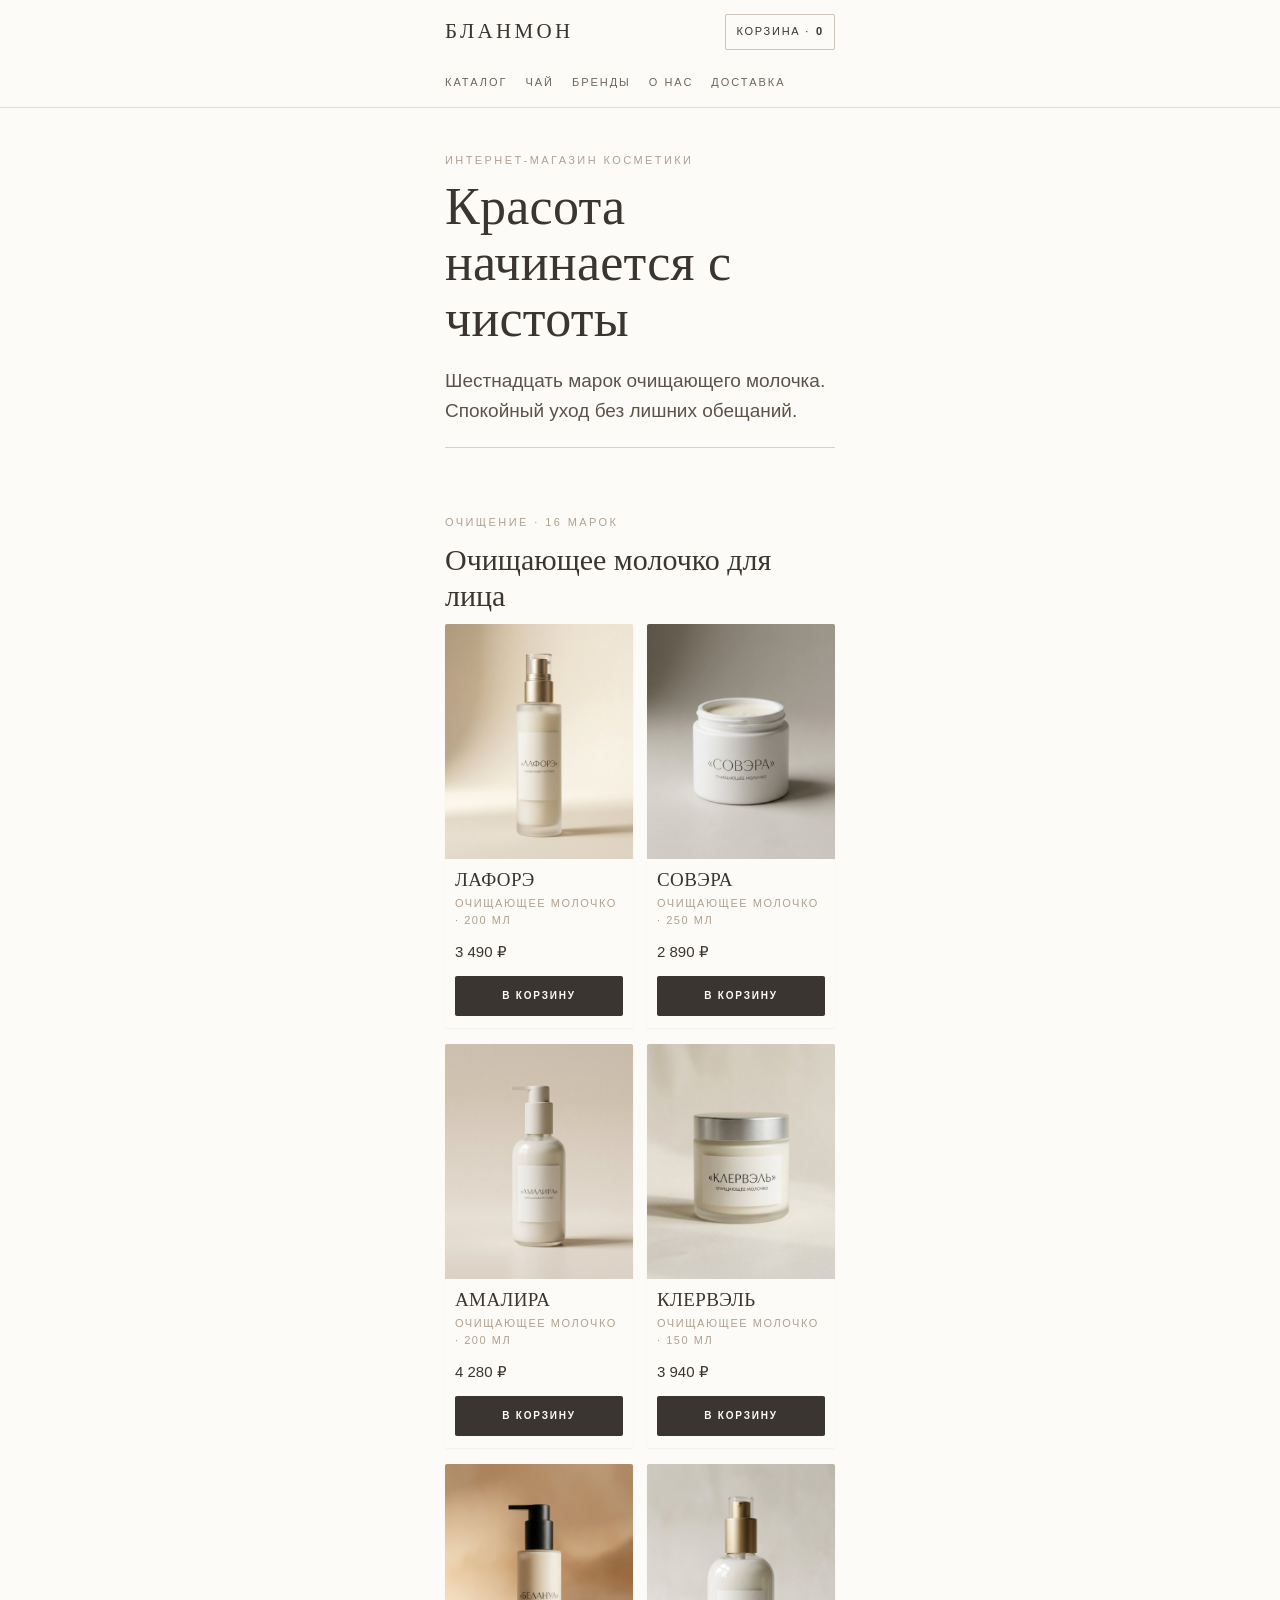
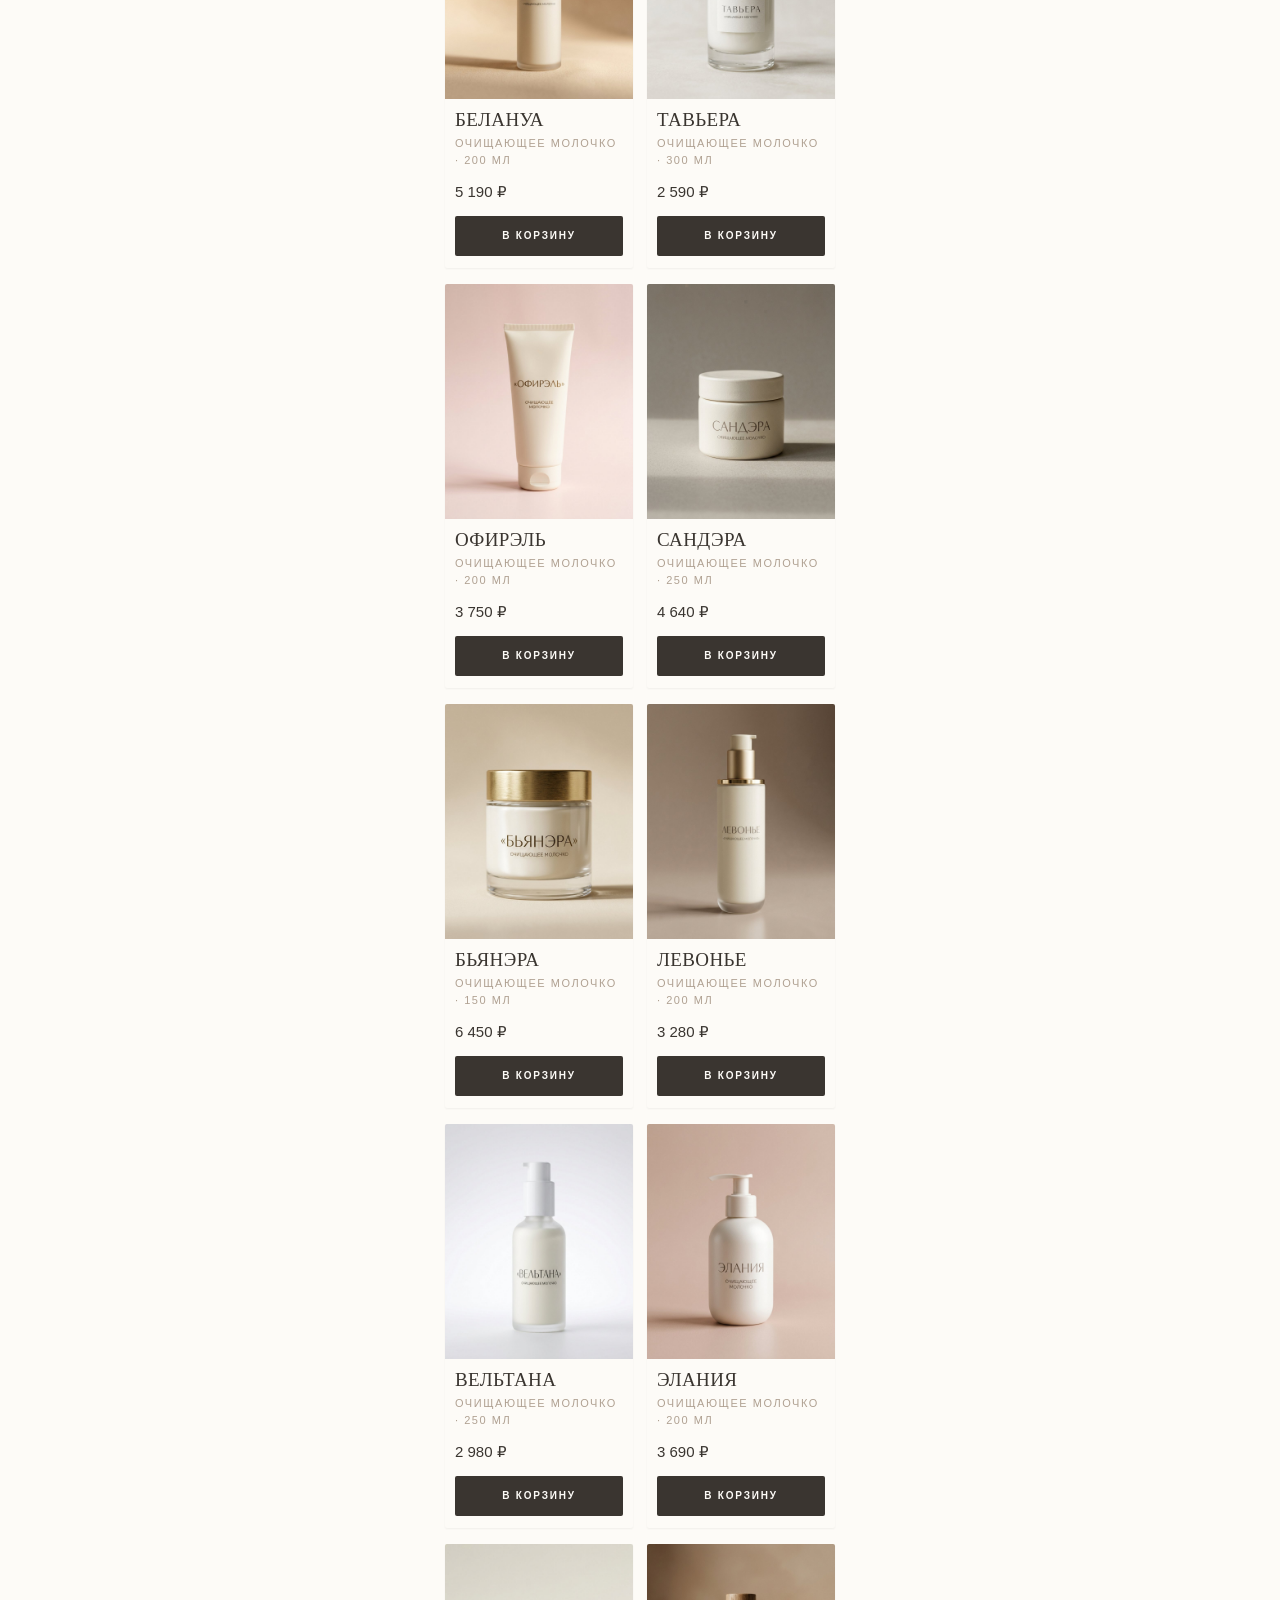
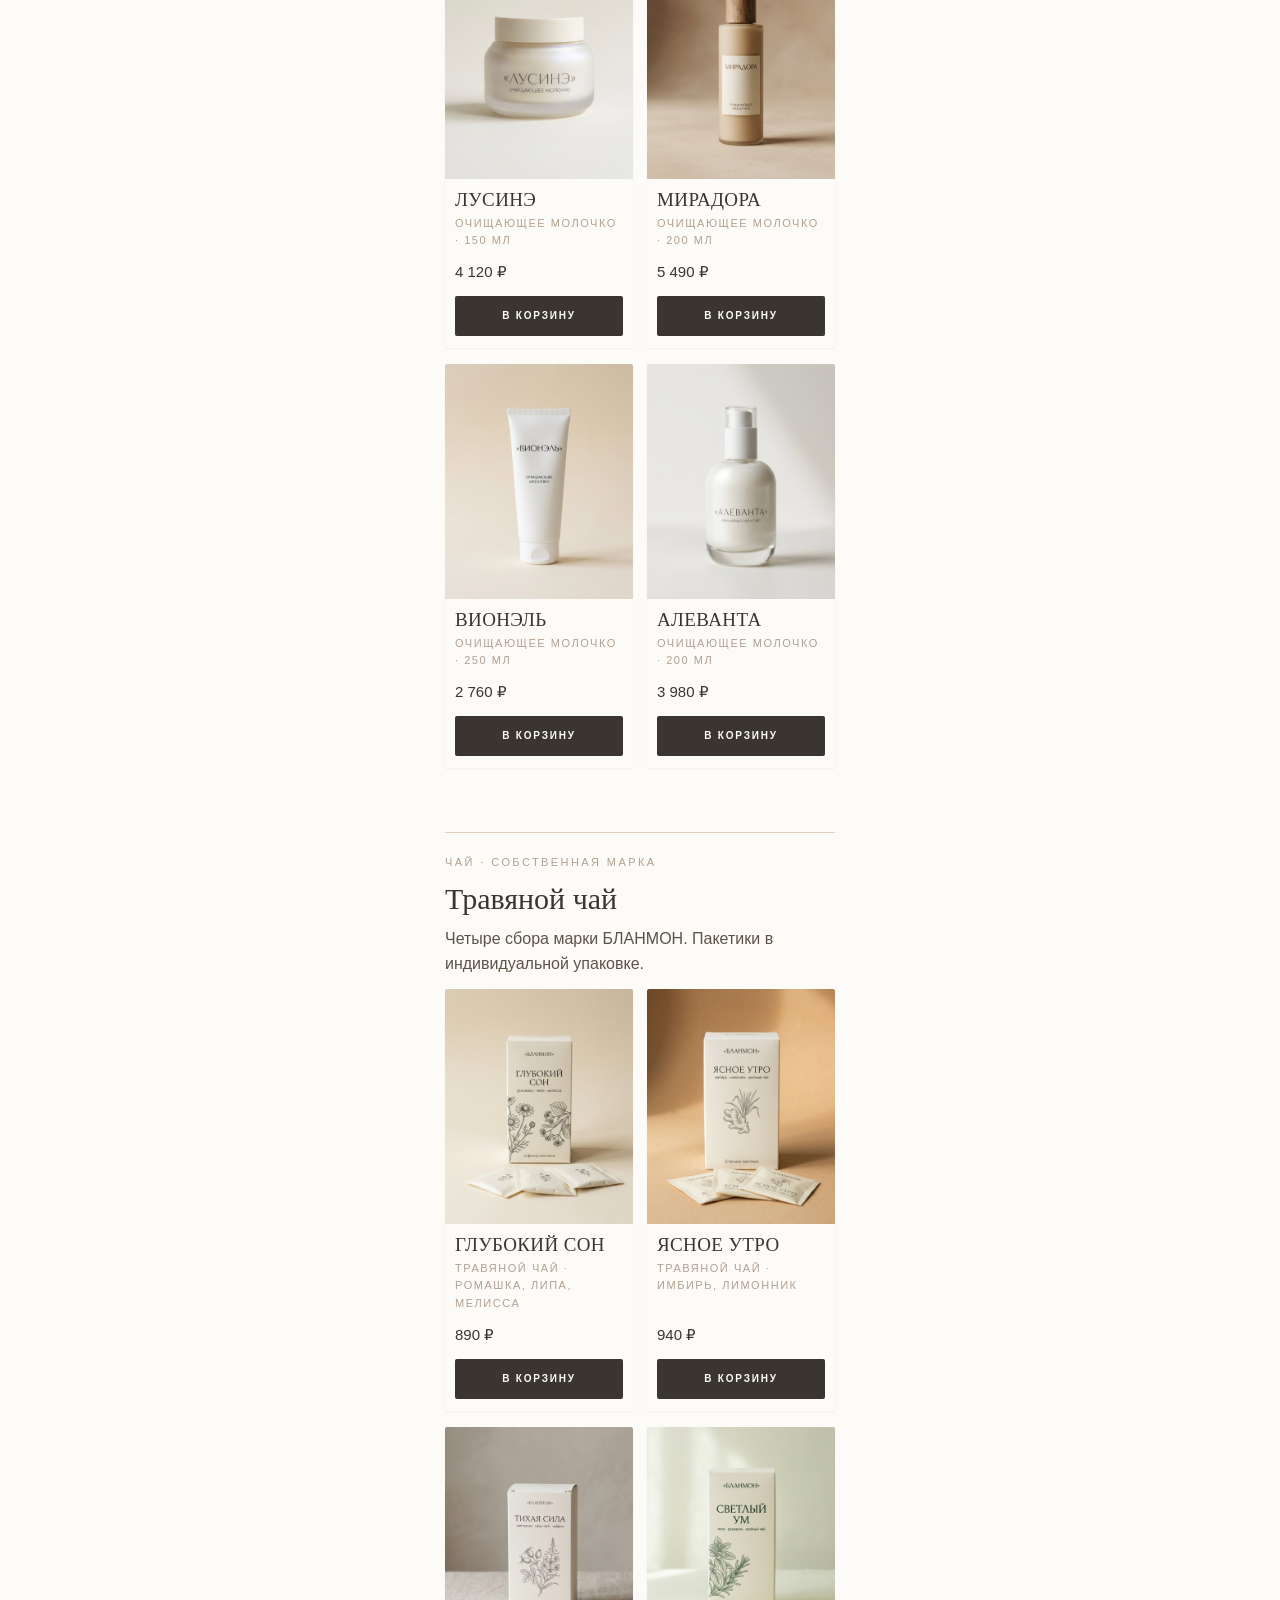
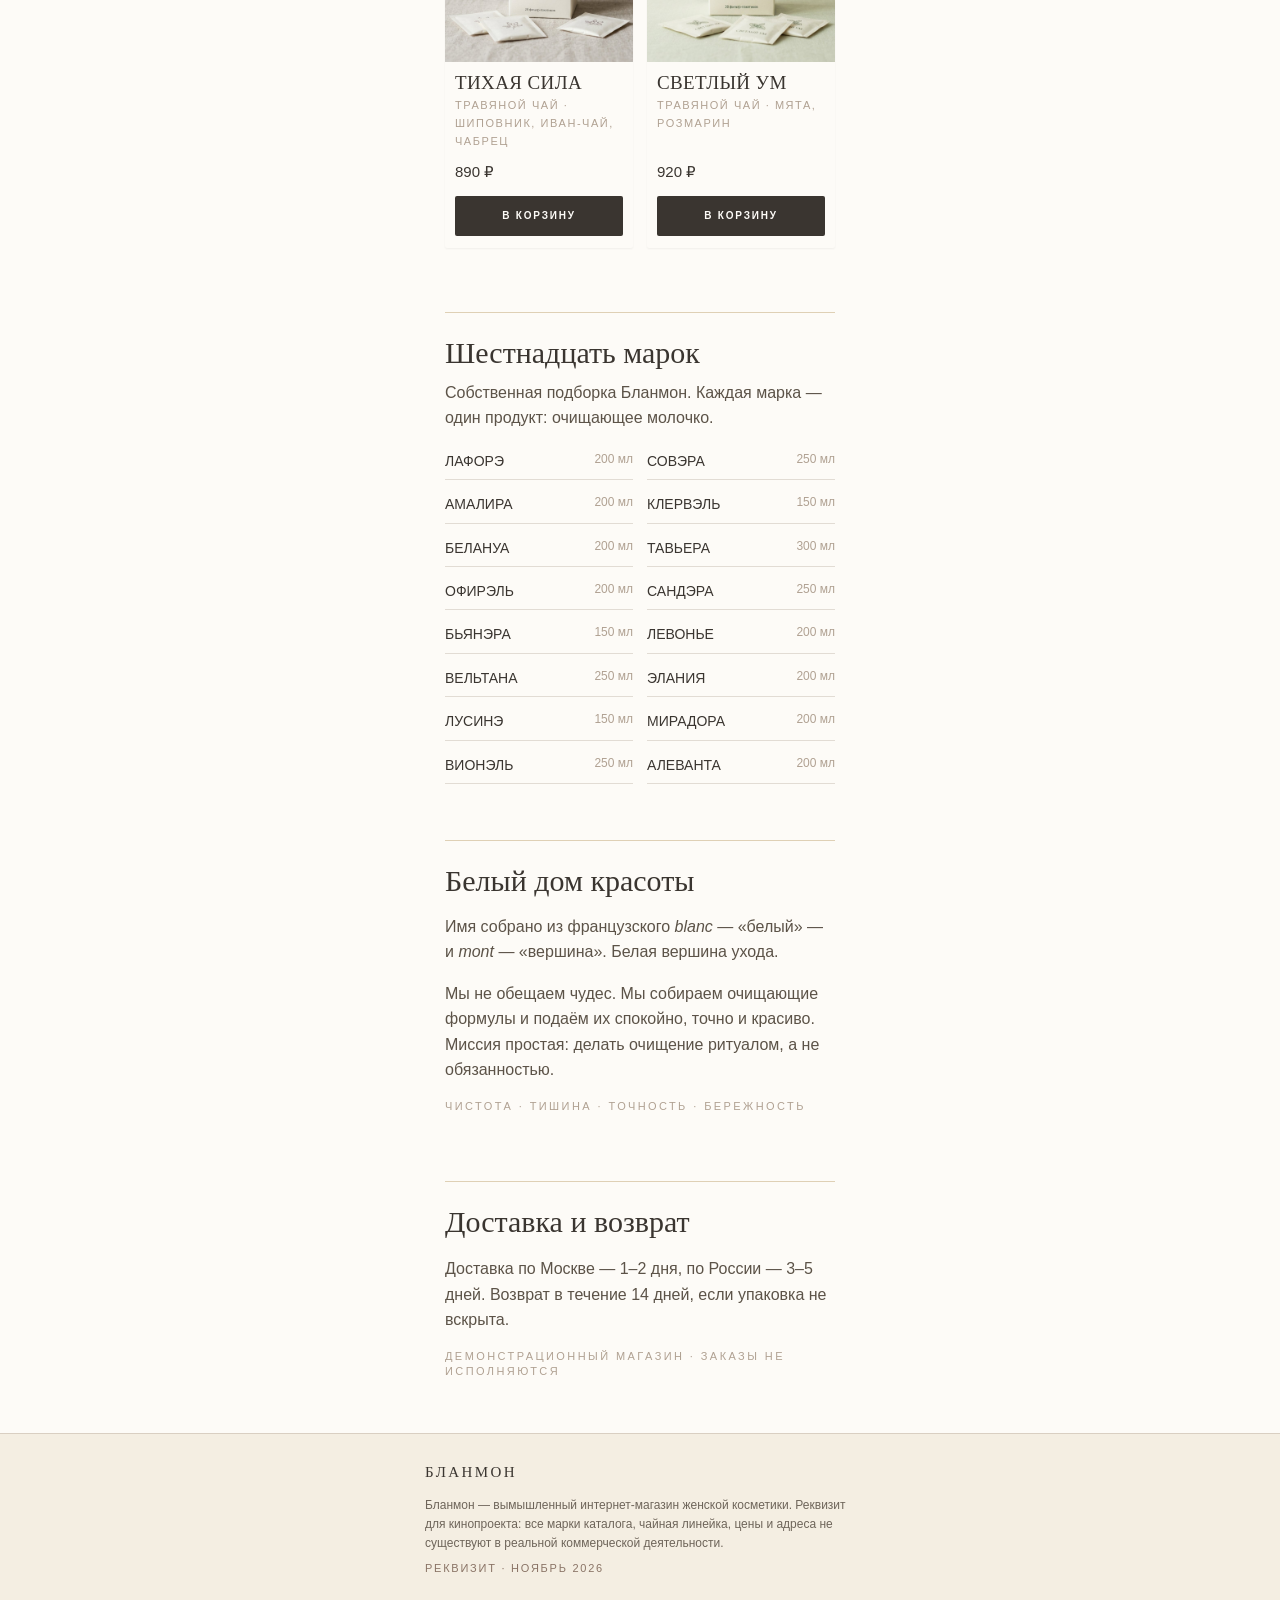
<file: index.html>
<!doctype html>
<html lang="ru">
<head>
<meta charset="utf-8">
<meta name="viewport" content="width=device-width, initial-scale=1, viewport-fit=cover">
<meta name="theme-color" content="#FDFBF7">
<title>БЛАНМОН — очищающее молочко, шестнадцать марок</title>
<meta name="description" content="Бланмон — вымышленный интернет-магазин женской косметики: шестнадцать марок очищающего молочка. Реквизит для кинопроекта.">
<link rel="icon" href="assets/logo.png" type="image/png">
<link rel="stylesheet" href="assets/styles.css">
</head>
<body>
<header>
  <div class="shell">
    <div class="hrow">
      <a class="brand" href="index.html" aria-label="БЛАНМОН — на главную">
        <span class="wordmark">БЛАНМОН</span>
      </a>
      <a class="cart-link" href="cart.html">Корзина · <b data-cart-count>0</b></a>
    </div>
    <nav class="tabs" aria-label="Разделы">
      <a href="index.html#catalog">Каталог</a>
      <a href="index.html#tea">Чай</a>
      <a href="index.html#brands">Бренды</a>
      <a href="index.html#about">О нас</a>
      <a href="index.html#delivery">Доставка</a>
    </nav>
  </div>
</header>
<main class="shell">

  <section class="hero">
    <p class="cap">Интернет-магазин косметики</p>
    <h1>Красота начинается с чистоты</h1>
    <p class="lead">Шестнадцать марок очищающего молочка. Спокойный уход без лишних обещаний.</p>
    <div class="rule"></div>
  </section>

  <section id="catalog">
    <p class="cap">Очищение · 16 марок</p>
    <h2>Очищающее молочко для лица</h2>
    <div class="grid">
      <article class="card">
        <a class="ph" href="product.html?id=01"><img src="assets/products/01_lafore.jpg" alt="Очищающее молочко ЛАФОРЭ — упаковка, студийное фото" loading="lazy" width="928" height="1152"></a>
        <div class="body">
          <a class="brandname" href="product.html?id=01">ЛАФОРЭ</a>
          <div class="sub">Очищающее молочко · 200 мл</div>
          <div class="price">3 490 ₽</div>
          <button class="btn" type="button" data-add="01">В корзину</button>
        </div>
      </article>
      <article class="card">
        <a class="ph" href="product.html?id=02"><img src="assets/products/02_sovera.jpg" alt="Очищающее молочко СОВЭРА — упаковка, студийное фото" loading="lazy" width="928" height="1152"></a>
        <div class="body">
          <a class="brandname" href="product.html?id=02">СОВЭРА</a>
          <div class="sub">Очищающее молочко · 250 мл</div>
          <div class="price">2 890 ₽</div>
          <button class="btn" type="button" data-add="02">В корзину</button>
        </div>
      </article>
      <article class="card">
        <a class="ph" href="product.html?id=03"><img src="assets/products/03_amalira.jpg" alt="Очищающее молочко АМАЛИРА — упаковка, студийное фото" loading="lazy" width="928" height="1152"></a>
        <div class="body">
          <a class="brandname" href="product.html?id=03">АМАЛИРА</a>
          <div class="sub">Очищающее молочко · 200 мл</div>
          <div class="price">4 280 ₽</div>
          <button class="btn" type="button" data-add="03">В корзину</button>
        </div>
      </article>
      <article class="card">
        <a class="ph" href="product.html?id=04"><img src="assets/products/04_clervel.jpg" alt="Очищающее молочко КЛЕРВЭЛЬ — упаковка, студийное фото" loading="lazy" width="928" height="1152"></a>
        <div class="body">
          <a class="brandname" href="product.html?id=04">КЛЕРВЭЛЬ</a>
          <div class="sub">Очищающее молочко · 150 мл</div>
          <div class="price">3 940 ₽</div>
          <button class="btn" type="button" data-add="04">В корзину</button>
        </div>
      </article>
      <article class="card">
        <a class="ph" href="product.html?id=05"><img src="assets/products/05_belanua.jpg" alt="Очищающее молочко БЕЛАНУА — упаковка, студийное фото" loading="lazy" width="928" height="1152"></a>
        <div class="body">
          <a class="brandname" href="product.html?id=05">БЕЛАНУА</a>
          <div class="sub">Очищающее молочко · 200 мл</div>
          <div class="price">5 190 ₽</div>
          <button class="btn" type="button" data-add="05">В корзину</button>
        </div>
      </article>
      <article class="card">
        <a class="ph" href="product.html?id=06"><img src="assets/products/06_taviera.jpg" alt="Очищающее молочко ТАВЬЕРА — упаковка, студийное фото" loading="lazy" width="928" height="1152"></a>
        <div class="body">
          <a class="brandname" href="product.html?id=06">ТАВЬЕРА</a>
          <div class="sub">Очищающее молочко · 300 мл</div>
          <div class="price">2 590 ₽</div>
          <button class="btn" type="button" data-add="06">В корзину</button>
        </div>
      </article>
      <article class="card">
        <a class="ph" href="product.html?id=07"><img src="assets/products/07_ofirel.jpg" alt="Очищающее молочко ОФИРЭЛЬ — упаковка, студийное фото" loading="lazy" width="928" height="1152"></a>
        <div class="body">
          <a class="brandname" href="product.html?id=07">ОФИРЭЛЬ</a>
          <div class="sub">Очищающее молочко · 200 мл</div>
          <div class="price">3 750 ₽</div>
          <button class="btn" type="button" data-add="07">В корзину</button>
        </div>
      </article>
      <article class="card">
        <a class="ph" href="product.html?id=08"><img src="assets/products/08_sandera.jpg" alt="Очищающее молочко САНДЭРА — упаковка, студийное фото" loading="lazy" width="928" height="1152"></a>
        <div class="body">
          <a class="brandname" href="product.html?id=08">САНДЭРА</a>
          <div class="sub">Очищающее молочко · 250 мл</div>
          <div class="price">4 640 ₽</div>
          <button class="btn" type="button" data-add="08">В корзину</button>
        </div>
      </article>
      <article class="card">
        <a class="ph" href="product.html?id=09"><img src="assets/products/09_bianera.jpg" alt="Очищающее молочко БЬЯНЭРА — упаковка, студийное фото" loading="lazy" width="928" height="1152"></a>
        <div class="body">
          <a class="brandname" href="product.html?id=09">БЬЯНЭРА</a>
          <div class="sub">Очищающее молочко · 150 мл</div>
          <div class="price">6 450 ₽</div>
          <button class="btn" type="button" data-add="09">В корзину</button>
        </div>
      </article>
      <article class="card">
        <a class="ph" href="product.html?id=10"><img src="assets/products/10_levonie.jpg" alt="Очищающее молочко ЛЕВОНЬЕ — упаковка, студийное фото" loading="lazy" width="928" height="1152"></a>
        <div class="body">
          <a class="brandname" href="product.html?id=10">ЛЕВОНЬЕ</a>
          <div class="sub">Очищающее молочко · 200 мл</div>
          <div class="price">3 280 ₽</div>
          <button class="btn" type="button" data-add="10">В корзину</button>
        </div>
      </article>
      <article class="card">
        <a class="ph" href="product.html?id=11"><img src="assets/products/11_veltana.jpg" alt="Очищающее молочко ВЕЛЬТАНА — упаковка, студийное фото" loading="lazy" width="928" height="1152"></a>
        <div class="body">
          <a class="brandname" href="product.html?id=11">ВЕЛЬТАНА</a>
          <div class="sub">Очищающее молочко · 250 мл</div>
          <div class="price">2 980 ₽</div>
          <button class="btn" type="button" data-add="11">В корзину</button>
        </div>
      </article>
      <article class="card">
        <a class="ph" href="product.html?id=12"><img src="assets/products/12_elania.jpg" alt="Очищающее молочко ЭЛАНИЯ — упаковка, студийное фото" loading="lazy" width="928" height="1152"></a>
        <div class="body">
          <a class="brandname" href="product.html?id=12">ЭЛАНИЯ</a>
          <div class="sub">Очищающее молочко · 200 мл</div>
          <div class="price">3 690 ₽</div>
          <button class="btn" type="button" data-add="12">В корзину</button>
        </div>
      </article>
      <article class="card">
        <a class="ph" href="product.html?id=13"><img src="assets/products/13_lusine.jpg" alt="Очищающее молочко ЛУСИНЭ — упаковка, студийное фото" loading="lazy" width="928" height="1152"></a>
        <div class="body">
          <a class="brandname" href="product.html?id=13">ЛУСИНЭ</a>
          <div class="sub">Очищающее молочко · 150 мл</div>
          <div class="price">4 120 ₽</div>
          <button class="btn" type="button" data-add="13">В корзину</button>
        </div>
      </article>
      <article class="card">
        <a class="ph" href="product.html?id=14"><img src="assets/products/14_miradora.jpg" alt="Очищающее молочко МИРАДОРА — упаковка, студийное фото" loading="lazy" width="928" height="1152"></a>
        <div class="body">
          <a class="brandname" href="product.html?id=14">МИРАДОРА</a>
          <div class="sub">Очищающее молочко · 200 мл</div>
          <div class="price">5 490 ₽</div>
          <button class="btn" type="button" data-add="14">В корзину</button>
        </div>
      </article>
      <article class="card">
        <a class="ph" href="product.html?id=15"><img src="assets/products/15_vionel.jpg" alt="Очищающее молочко ВИОНЭЛЬ — упаковка, студийное фото" loading="lazy" width="928" height="1152"></a>
        <div class="body">
          <a class="brandname" href="product.html?id=15">ВИОНЭЛЬ</a>
          <div class="sub">Очищающее молочко · 250 мл</div>
          <div class="price">2 760 ₽</div>
          <button class="btn" type="button" data-add="15">В корзину</button>
        </div>
      </article>
      <article class="card">
        <a class="ph" href="product.html?id=16"><img src="assets/products/16_alevanta.jpg" alt="Очищающее молочко АЛЕВАНТА — упаковка, студийное фото" loading="lazy" width="928" height="1152"></a>
        <div class="body">
          <a class="brandname" href="product.html?id=16">АЛЕВАНТА</a>
          <div class="sub">Очищающее молочко · 200 мл</div>
          <div class="price">3 980 ₽</div>
          <button class="btn" type="button" data-add="16">В корзину</button>
        </div>
      </article>
    </div>
  </section>


  <section id="tea" style="padding-top:26px">
    <div class="rule"></div>
    <p class="cap">Чай · собственная марка</p>
    <h2>Травяной чай</h2>
    <p class="lead" style="font-size:16px;margin:0 0 12px">Четыре сбора марки БЛАНМОН. Пакетики в индивидуальной упаковке.</p>
    <div class="grid">
      <article class="card">
        <a class="ph" href="product.html?id=17"><img src="assets/products/tea_01_sleep.jpg" alt="Травяной чай ГЛУБОКИЙ СОН — упаковка, студийное фото" loading="lazy" width="928" height="1152"></a>
        <div class="body">
          <a class="brandname" href="product.html?id=17">ГЛУБОКИЙ СОН</a>
          <div class="sub">Травяной чай · ромашка, липа, мелисса</div>
          <div class="price">890 ₽</div>
          <button class="btn" type="button" data-add="17">В корзину</button>
        </div>
      </article>
      <article class="card">
        <a class="ph" href="product.html?id=18"><img src="assets/products/tea_02_morning.jpg" alt="Травяной чай ЯСНОЕ УТРО — упаковка, студийное фото" loading="lazy" width="928" height="1152"></a>
        <div class="body">
          <a class="brandname" href="product.html?id=18">ЯСНОЕ УТРО</a>
          <div class="sub">Травяной чай · имбирь, лимонник</div>
          <div class="price">940 ₽</div>
          <button class="btn" type="button" data-add="18">В корзину</button>
        </div>
      </article>
      <article class="card">
        <a class="ph" href="product.html?id=19"><img src="assets/products/tea_03_strength.jpg" alt="Травяной чай ТИХАЯ СИЛА — упаковка, студийное фото" loading="lazy" width="928" height="1152"></a>
        <div class="body">
          <a class="brandname" href="product.html?id=19">ТИХАЯ СИЛА</a>
          <div class="sub">Травяной чай · шиповник, иван-чай, чабрец</div>
          <div class="price">890 ₽</div>
          <button class="btn" type="button" data-add="19">В корзину</button>
        </div>
      </article>
      <article class="card">
        <a class="ph" href="product.html?id=20"><img src="assets/products/tea_04_mind.jpg" alt="Травяной чай СВЕТЛЫЙ УМ — упаковка, студийное фото" loading="lazy" width="928" height="1152"></a>
        <div class="body">
          <a class="brandname" href="product.html?id=20">СВЕТЛЫЙ УМ</a>
          <div class="sub">Травяной чай · мята, розмарин</div>
          <div class="price">920 ₽</div>
          <button class="btn" type="button" data-add="20">В корзину</button>
        </div>
      </article>
    </div>
  </section>

  <section id="brands" style="padding-top:26px">
    <div class="rule"></div>
    <h2>Шестнадцать марок</h2>
    <p class="lead" style="font-size:16px;margin:0 0 12px">Собственная подборка Бланмон. Каждая марка — один продукт: очищающее молочко.</p>
    <ul class="brandlist">
        <li><a href="product.html?id=01">ЛАФОРЭ<span>200 мл</span></a></li>
        <li><a href="product.html?id=02">СОВЭРА<span>250 мл</span></a></li>
        <li><a href="product.html?id=03">АМАЛИРА<span>200 мл</span></a></li>
        <li><a href="product.html?id=04">КЛЕРВЭЛЬ<span>150 мл</span></a></li>
        <li><a href="product.html?id=05">БЕЛАНУА<span>200 мл</span></a></li>
        <li><a href="product.html?id=06">ТАВЬЕРА<span>300 мл</span></a></li>
        <li><a href="product.html?id=07">ОФИРЭЛЬ<span>200 мл</span></a></li>
        <li><a href="product.html?id=08">САНДЭРА<span>250 мл</span></a></li>
        <li><a href="product.html?id=09">БЬЯНЭРА<span>150 мл</span></a></li>
        <li><a href="product.html?id=10">ЛЕВОНЬЕ<span>200 мл</span></a></li>
        <li><a href="product.html?id=11">ВЕЛЬТАНА<span>250 мл</span></a></li>
        <li><a href="product.html?id=12">ЭЛАНИЯ<span>200 мл</span></a></li>
        <li><a href="product.html?id=13">ЛУСИНЭ<span>150 мл</span></a></li>
        <li><a href="product.html?id=14">МИРАДОРА<span>200 мл</span></a></li>
        <li><a href="product.html?id=15">ВИОНЭЛЬ<span>250 мл</span></a></li>
        <li><a href="product.html?id=16">АЛЕВАНТА<span>200 мл</span></a></li>
    </ul>
  </section>

  <section id="about" style="padding-top:26px">
    <div class="rule"></div>
    <h2>Белый дом красоты</h2>
    <p class="lead" style="font-size:16px">Имя собрано из французского <i>blanc</i> — «белый» — и <i>mont</i> — «вершина». Белая вершина ухода.</p>
    <p style="color:#5C5348">Мы не обещаем чудес. Мы собираем очищающие формулы и подаём их спокойно, точно и красиво. Миссия простая: делать очищение ритуалом, а не обязанностью.</p>
    <p class="cap" style="margin-top:14px">Чистота · Тишина · Точность · Бережность</p>
  </section>

  <section id="delivery" style="padding-top:26px">
    <div class="rule"></div>
    <h2>Доставка и возврат</h2>
    <p style="color:#5C5348">Доставка по Москве — 1–2 дня, по России — 3–5 дней. Возврат в течение 14 дней, если упаковка не вскрыта.</p>
    <p class="cap" style="margin-top:12px">Демонстрационный магазин · заказы не исполняются</p>
  </section>

</main>
<footer>
  <div class="shell inner">
    <div class="fmark"><span class="wordmark" style="font-size:15px">БЛАНМОН</span></div>
    <p>Бланмон — вымышленный интернет-магазин женской косметики. Реквизит для кинопроекта: все марки каталога, чайная линейка, цены и адреса не существуют в реальной коммерческой деятельности.</p>
    <p class="cap" style="color:#8A7466;letter-spacing:.16em">Реквизит · ноябрь 2026</p>
  </div>
</footer>
<script src="assets/app.js"></script>

</body>
</html>
</file>
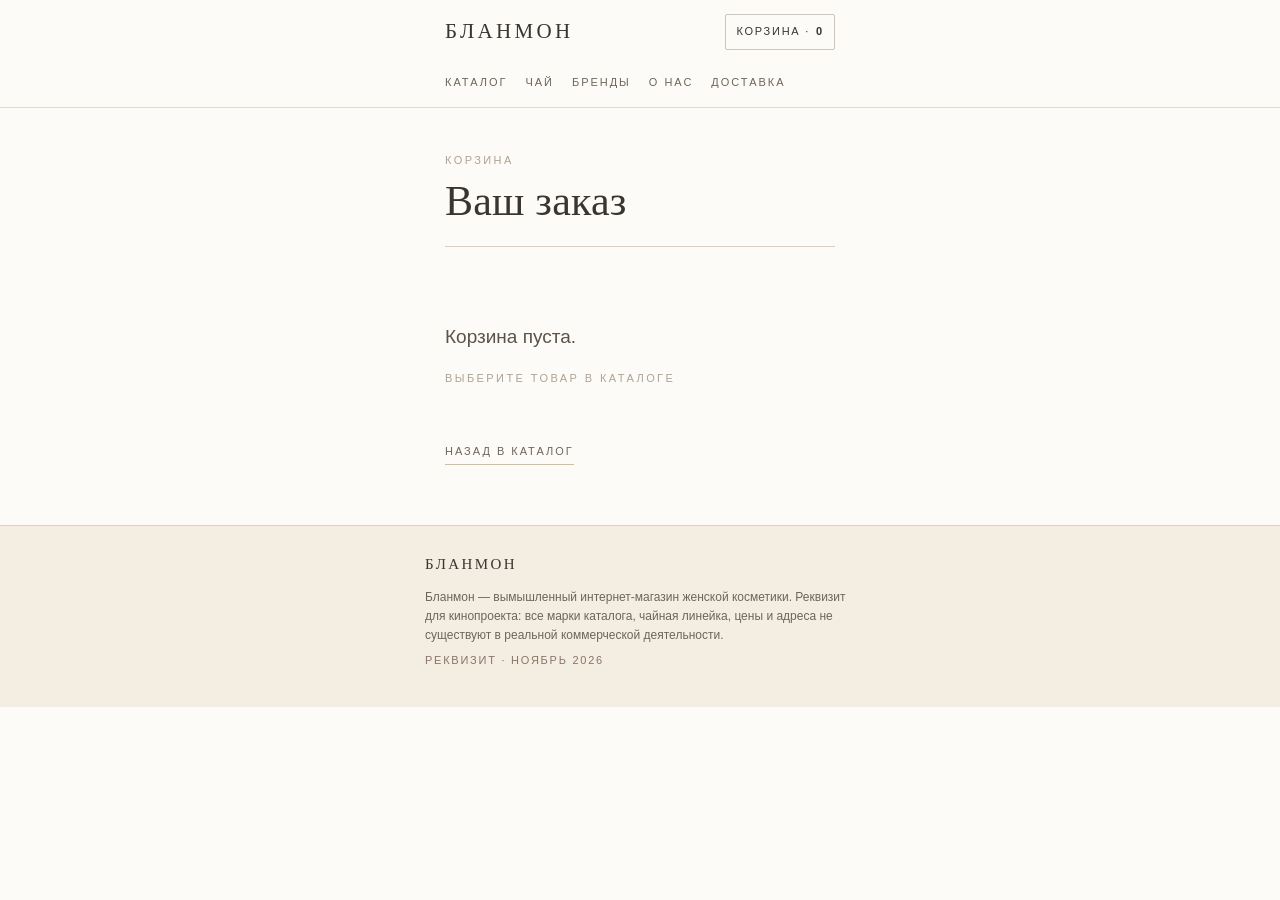
<file: cart.html>
<!doctype html>
<html lang="ru">
<head>
<meta charset="utf-8">
<meta name="viewport" content="width=device-width, initial-scale=1, viewport-fit=cover">
<meta name="theme-color" content="#FDFBF7">
<title>Корзина — БЛАНМОН</title>
<meta name="description" content="Корзина вымышленного магазина Бланмон.">
<link rel="icon" href="assets/logo.png" type="image/png">
<link rel="stylesheet" href="assets/styles.css">
</head>
<body>
<header>
  <div class="shell">
    <div class="hrow">
      <a class="brand" href="index.html" aria-label="БЛАНМОН — на главную">
        <span class="wordmark">БЛАНМОН</span>
      </a>
      <a class="cart-link" href="cart.html">Корзина · <b data-cart-count>0</b></a>
    </div>
    <nav class="tabs" aria-label="Разделы">
      <a href="index.html#catalog">Каталог</a>
      <a href="index.html#tea">Чай</a>
      <a href="index.html#brands">Бренды</a>
      <a href="index.html#about">О нас</a>
      <a href="index.html#delivery">Доставка</a>
    </nav>
  </div>
</header>
<main class="shell">

  <section class="hero" style="padding-bottom:6px">
    <p class="cap">Корзина</p>
    <h1 style="font-size:clamp(32px,9vw,42px)">Ваш заказ</h1>
    <div class="rule"></div>
  </section>
  <div id="cart"></div>
  <div id="checkout" class="hidden">
    <div class="total" id="total"></div>
    <button class="btn" type="button" id="order">Оформить заказ</button>
    <p class="cap" style="margin-top:12px">Демонстрационный магазин · оплата не подключена</p>
  </div>
  <a class="back" href="index.html#catalog" style="margin-bottom:26px">Назад в каталог</a>

</main>
<footer>
  <div class="shell inner">
    <div class="fmark"><span class="wordmark" style="font-size:15px">БЛАНМОН</span></div>
    <p>Бланмон — вымышленный интернет-магазин женской косметики. Реквизит для кинопроекта: все марки каталога, чайная линейка, цены и адреса не существуют в реальной коммерческой деятельности.</p>
    <p class="cap" style="color:#8A7466;letter-spacing:.16em">Реквизит · ноябрь 2026</p>
  </div>
</footer>
<script src="assets/app.js"></script>

<script>
(function(){
  var B = window.BLANMON, KEY = 'blanmon_cart_v1';
  var box = document.getElementById('cart'), total = document.getElementById('total'), wrap = document.getElementById('checkout');
  function render(){
    var c = B.read(), ids = Object.keys(c), sum = 0, html = '', n = 0;
    for (var i=0;i<ids.length;i++){
      var p = B.byId(ids[i]); if (!p) continue;
      var q = c[ids[i]]; sum += p.price * q; n += q;
      html += '<div class="cart-item" data-row="' + p.id + '">' +
        '<div class="thumb"><img src="assets/products/' + p.file + '" alt="' + (p.kind === 'tea' ? ('Травяной чай ' + p.name) : ('Очищающее молочко ' + p.brand)) + ' — упаковка, студийное фото" width="64" height="80"></div>' +
        '<div class="info"><div class="name">' + (p.kind === 'tea' ? p.name : p.brand) + '</div>' +
        '<div class="cap">' + (p.kind === 'tea' ? ('Травяной чай · ' + p.compo) : ('Очищающее молочко · ' + p.vol)) + '</div>' +
        '<div class="qty"><button type="button" data-dec="' + p.id + '" aria-label="Убрать одну штуку">−</button><span>' + q + '</span><button type="button" data-inc="' + p.id + '" aria-label="Добавить одну штуку">+</button></div>' +
        '<div style="margin-top:6px">' + B.money(p.price * q) + '</div>' +
        '<button class="remove" type="button" data-del="' + p.id + '">Удалить</button></div></div>';
    }
    if (!html) {
      box.innerHTML = '<div class="empty"><p class="lead">Корзина пуста.</p><p class="cap">Выберите товар в каталоге</p></div>';
      wrap.classList.add('hidden');
    } else {
      box.innerHTML = html;
      wrap.classList.remove('hidden');
      total.innerHTML = '<span>Итого · ' + n + ' шт.</span><b>' + B.money(sum) + '</b>';
    }
    B.paintCount();
  }
  document.addEventListener('click', function(e){
    var t = e.target;
    if (t.hasAttribute('data-inc')) { var id=t.getAttribute('data-inc'); B.setQty(id, (B.read()[id]||0)+1); render(); }
    else if (t.hasAttribute('data-dec')) { var id2=t.getAttribute('data-dec'); B.setQty(id2, (B.read()[id2]||0)-1); render(); }
    else if (t.hasAttribute('data-del')) { var id3=t.getAttribute('data-del'); B.setQty(id3, 0); render(); }
    else if (t.id === 'order') {
      var c = B.read(); B.write({});
      document.getElementById('cart').innerHTML = '<div class="notice"><p style="margin:0 0 6px"><b>Заказ оформлен.</b></p><p style="margin:0">Спасибо. Мы свяжемся с вами, чтобы подтвердить доставку.</p></div>';
      document.getElementById('checkout').classList.add('hidden');
      B.paintCount();
    }
  });
  render();
})();
</script>

</body>
</html>
</file>
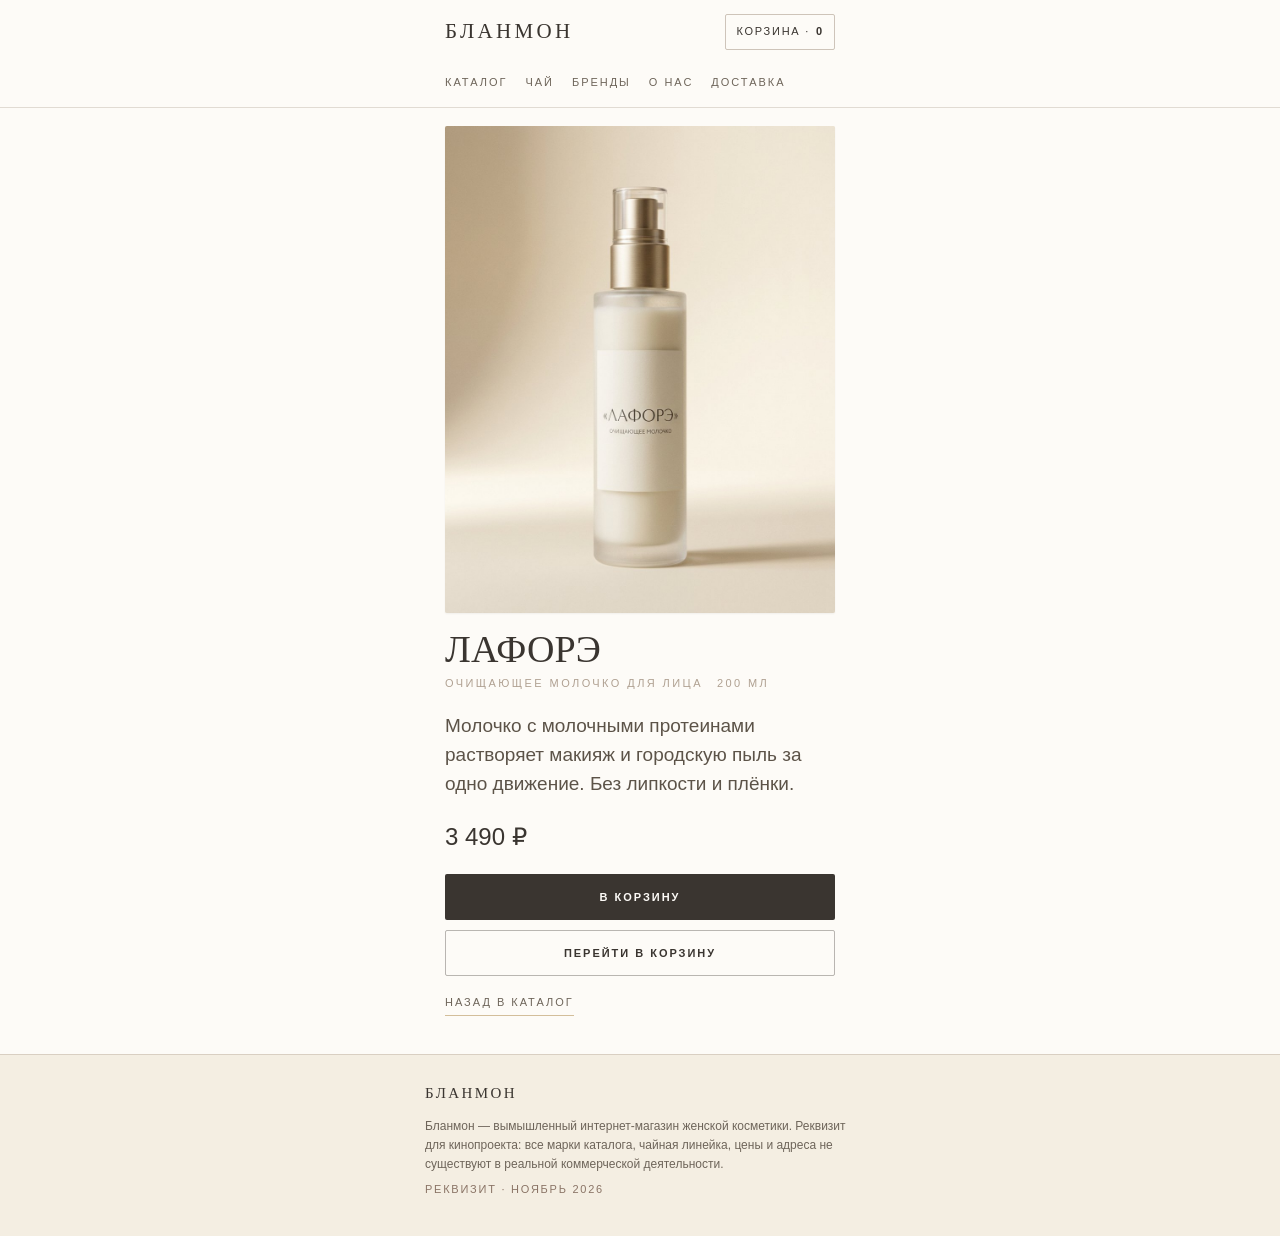
<file: product.html>
<!doctype html>
<html lang="ru">
<head>
<meta charset="utf-8">
<meta name="viewport" content="width=device-width, initial-scale=1, viewport-fit=cover">
<meta name="theme-color" content="#FDFBF7">
<title>Очищающее молочко — БЛАНМОН</title>
<meta name="description" content="Карточка товара Бланмон: очищающее молочко, состав и объём.">
<link rel="icon" href="assets/logo.png" type="image/png">
<link rel="stylesheet" href="assets/styles.css">
</head>
<body>
<header>
  <div class="shell">
    <div class="hrow">
      <a class="brand" href="index.html" aria-label="БЛАНМОН — на главную">
        <span class="wordmark">БЛАНМОН</span>
      </a>
      <a class="cart-link" href="cart.html">Корзина · <b data-cart-count>0</b></a>
    </div>
    <nav class="tabs" aria-label="Разделы">
      <a href="index.html#catalog">Каталог</a>
      <a href="index.html#tea">Чай</a>
      <a href="index.html#brands">Бренды</a>
      <a href="index.html#about">О нас</a>
      <a href="index.html#delivery">Доставка</a>
    </nav>
  </div>
</header>
<main class="shell">

  <div class="product" id="p"></div>

</main>
<footer>
  <div class="shell inner">
    <div class="fmark"><span class="wordmark" style="font-size:15px">БЛАНМОН</span></div>
    <p>Бланмон — вымышленный интернет-магазин женской косметики. Реквизит для кинопроекта: все марки каталога, чайная линейка, цены и адреса не существуют в реальной коммерческой деятельности.</p>
    <p class="cap" style="color:#8A7466;letter-spacing:.16em">Реквизит · ноябрь 2026</p>
  </div>
</footer>
<script src="assets/app.js"></script>

<script>
(function(){
  var B = window.BLANMON, id = new URLSearchParams(location.search).get('id');
  var p = B.byId(id) || B.PRODUCTS[0];
  var isTea = p.kind === 'tea';
  var label = isTea ? ('Травяной чай ' + p.name + ' — БЛАНМОН') : ('Очищающее молочко ' + p.brand + ' — БЛАНМОН');
  var alt = isTea ? ('Травяной чай ' + p.name + ' — упаковка, студийное фото') : ('Очищающее молочко ' + p.brand + ' — упаковка, студийное фото');
  var meta1 = isTea ? 'Травяной чай · БЛАНМОН' : 'Очищающее молочко для лица';
  var meta2 = isTea ? 'пакетики в индивидуальной упаковке' : p.vol;
  document.title = label;
  var m = document.querySelector('meta[name=description]');
  if (m) m.setAttribute('content', p.desc);
  document.getElementById('p').innerHTML =
    '<div class="photo"><img src="assets/products/' + p.file + '" alt="' + alt + '" width="928" height="1152"></div>' +
    '<h1>' + (isTea ? p.name : p.brand) + '</h1>' +
    '<div class="meta"><span class="cap">' + meta1 + '</span><span class="cap">' + meta2 + '</span></div>' +
    '<p class="lead">' + p.desc + '</p>' +
    (isTea ? '<p class="cap" style="margin:10px 0 0">Состав: ' + p.compo + '</p>' : '') +
    '<div class="price-lg">' + B.money(p.price) + '</div>' +
    '<div class="actions">' +
      '<button class="btn" type="button" data-add="' + p.id + '">В корзину</button>' +
      '<a class="btn ghost" href="cart.html">Перейти в корзину</a>' +
    '</div>' +
    '<a class="back" href="index.html#catalog">Назад в каталог</a>';
})();
</script>

</body>
</html>
</file>
<file: assets/styles.css>
@charset "utf-8";
:root{
  --blanc:#FDFBF7; --ivoire:#F4EEE2; --poudre:#EAD9CD; --champagne:#D3BE9A;
  --grege:#B0A192; --graphite:#3A3530;
  --serif:'Cormorant Garamond',Cormorant,Georgia,'Times New Roman',serif;
  --sans:Manrope,Inter,-apple-system,'Segoe UI',Helvetica,Arial,sans-serif;
  --r:2px; --sh:0 1px 2px rgba(58,53,48,.06); --t:.2s ease-out;
}
*{box-sizing:border-box}
html{-webkit-text-size-adjust:100%}
body{margin:0;background:var(--blanc);color:var(--graphite);font:16px/1.6 var(--sans);-webkit-font-smoothing:antialiased}
img{display:block;max-width:100%}
a{color:inherit;text-decoration:none}
.shell{max-width:430px;margin:0 auto;padding:0 20px}
.serif{font-family:var(--serif);font-weight:500}
.cap{font-size:11px;line-height:1.4;letter-spacing:.22em;text-transform:uppercase;color:var(--grege)}
.lead{font-size:19px;line-height:1.55;color:#5C5348}
header{position:sticky;top:0;z-index:20;background:rgba(253,251,247,.94);backdrop-filter:saturate(120%) blur(6px);border-bottom:1px solid rgba(176,161,146,.35)}
.hrow{display:flex;align-items:center;justify-content:space-between;height:64px}
.brand{display:flex;align-items:center;gap:10px}
.brand img{height:30px;width:30px;object-fit:contain}
.wordmark{font-family:var(--serif);font-size:21px;letter-spacing:.16em;text-transform:uppercase}
.cart-link{display:inline-flex;align-items:center;gap:6px;font-size:11px;letter-spacing:.16em;text-transform:uppercase;border:1px solid rgba(176,161,146,.6);border-radius:var(--r);padding:8px 10px;transition:background var(--t),border-color var(--t)}
.cart-link:hover{border-color:var(--champagne);background:var(--ivoire)}
.cart-link b{font-weight:600}
nav.tabs{display:flex;gap:18px;overflow-x:auto;padding:10px 0 12px;scrollbar-width:none}
nav.tabs::-webkit-scrollbar{display:none}
nav.tabs a{font-size:11px;letter-spacing:.18em;text-transform:uppercase;color:#6E655A;white-space:nowrap;padding-bottom:2px;border-bottom:1px solid transparent;transition:color var(--t),border-color var(--t)}
nav.tabs a:hover{color:var(--graphite);border-color:var(--champagne)}
.hero{padding:34px 0 26px;text-align:left}
h1{font-family:var(--serif);font-weight:500;font-size:clamp(38px,11.5vw,52px);line-height:1.08;margin:10px 0 14px;letter-spacing:.005em}
.rule{height:1px;background:var(--champagne);opacity:.7;margin:22px 0}
.grid{display:grid;grid-template-columns:1fr 1fr;gap:14px 12px;padding-bottom:8px}
.card{background:var(--blanc);border-radius:var(--r);box-shadow:var(--sh);overflow:hidden;display:flex;flex-direction:column}
.card .ph{position:relative;aspect-ratio:4/5;background:var(--ivoire);overflow:hidden}
.card .ph img{width:100%;height:100%;object-fit:cover;transition:transform var(--t)}
.card:hover .ph img{transform:scale(1.02)}
.card .body{padding:10px 10px 12px;display:flex;flex-direction:column;gap:4px;flex:1}
.card .brandname{font-family:var(--serif);font-size:19px;line-height:1.15;letter-spacing:.02em}
.card .sub{font-size:11px;letter-spacing:.14em;text-transform:uppercase;color:var(--grege)}
.card .price{margin-top:auto;font-size:15px;padding-top:6px}
.btn{display:inline-flex;align-items:center;justify-content:center;width:100%;min-height:46px;padding:12px 16px;border:0;border-radius:var(--r);background:var(--graphite);color:var(--blanc);font:600 11px/1 var(--sans);letter-spacing:.18em;text-transform:uppercase;cursor:pointer;transition:background var(--t),transform var(--t)}
.btn:hover{background:#4A443D}
.btn:active{transform:translateY(1px)}
.btn.ghost{background:transparent;color:var(--graphite);border:1px solid rgba(58,53,48,.35)}
.btn.ghost:hover{background:var(--ivoire)}
.card .btn{margin-top:8px;min-height:40px;padding:10px 12px;font-size:10px}
section{padding:8px 0}
h2{font-family:var(--serif);font-weight:500;font-size:30px;line-height:1.2;margin:6px 0 10px}
.brandlist{list-style:none;margin:0;padding:0;display:grid;grid-template-columns:1fr 1fr;gap:6px 14px}
.brandlist a{display:flex;justify-content:space-between;gap:8px;padding:7px 0;border-bottom:1px solid rgba(176,161,146,.35);font-size:14px}
.brandlist span{color:var(--grege);font-size:12px}
footer{margin-top:34px;background:var(--ivoire);border-top:1px solid rgba(176,161,146,.4)}
footer .inner{padding:26px 0 30px}
footer .fmark{display:flex;align-items:center;gap:10px;margin-bottom:12px}
footer .fmark img{height:26px;width:26px;object-fit:contain;opacity:.9}
footer p{margin:8px 0;font-size:12px;line-height:1.6;color:#6E655A}
.product{padding-top:18px}
.product .photo{aspect-ratio:4/5;background:var(--ivoire);border-radius:var(--r);overflow:hidden;box-shadow:var(--sh)}
.product .photo img{width:100%;height:100%;object-fit:cover}
.product h1{font-size:clamp(30px,8.6vw,38px);margin:16px 0 6px}
.meta{display:flex;gap:14px;flex-wrap:wrap;margin:0 0 14px}
.price-lg{font-size:24px;margin:14px 0 18px}
.actions{display:flex;flex-direction:column;gap:10px}
.back{display:inline-block;margin:18px 0 4px;font-size:11px;letter-spacing:.18em;text-transform:uppercase;color:#6E655A;border-bottom:1px solid var(--champagne);padding-bottom:3px}
.cart-item{display:flex;gap:12px;padding:14px 0;border-bottom:1px solid rgba(176,161,146,.35)}
.cart-item .thumb{width:64px;height:80px;flex:0 0 64px;background:var(--ivoire);border-radius:var(--r);overflow:hidden}
.cart-item .thumb img{width:100%;height:100%;object-fit:cover}
.cart-item .info{flex:1;min-width:0}
.cart-item .name{font-family:var(--serif);font-size:18px}
.qty{display:inline-flex;align-items:center;gap:0;border:1px solid rgba(176,161,146,.6);border-radius:var(--r);margin-top:8px}
.qty button{width:34px;height:32px;border:0;background:transparent;color:var(--graphite);font-size:16px;cursor:pointer;transition:background var(--t)}
.qty button:hover{background:var(--ivoire)}
.qty span{min-width:28px;text-align:center;font-size:14px}
.remove{border:0;background:transparent;color:var(--grege);font-size:11px;letter-spacing:.14em;text-transform:uppercase;cursor:pointer;padding:6px 0;transition:color var(--t)}
.remove:hover{color:var(--graphite)}
.total{display:flex;justify-content:space-between;align-items:baseline;padding:18px 0 8px;font-size:15px}
.total b{font-family:var(--serif);font-size:24px;font-weight:500}
.empty{padding:28px 0;color:#6E655A}
.notice{margin-top:16px;padding:14px 16px;background:var(--poudre);border-radius:var(--r);font-size:14px}
.hidden{display:none}
@media (min-width:480px){ .grid{gap:16px 14px} }
@media (prefers-reduced-motion:reduce){ *{transition:none!important} .card:hover .ph img{transform:none} }
</file>
